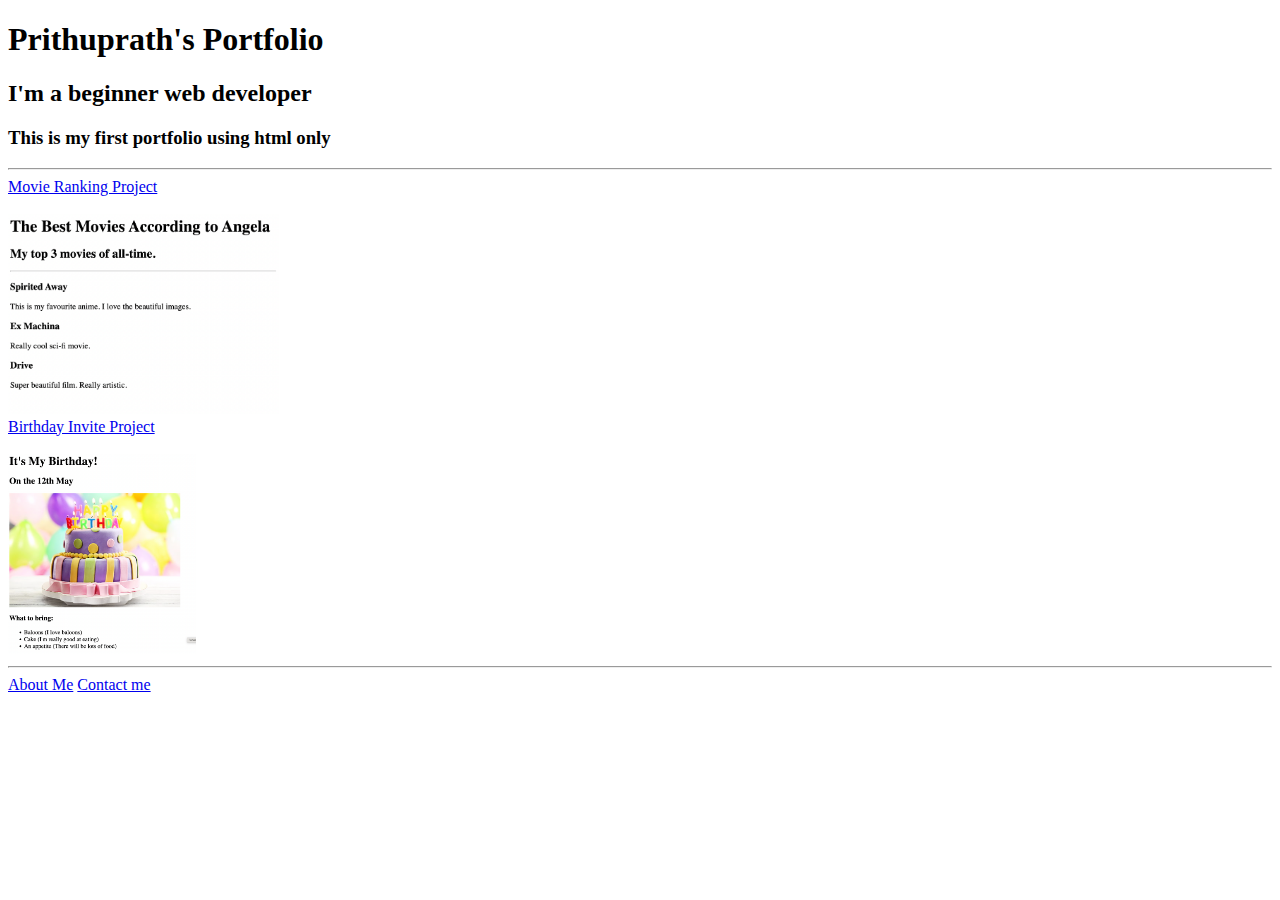
<file: index.html>
<!-- TODO 1: Create the HTML Boilerplate -->
<!DOCTYPE html>
<html lang ="en">
    <head>
        <meta charset="UTF-8">
        <title>My First Portfolio</title>
    </head>
    <body>
        <h1>Prithuprath's Portfolio</h1>
        <h2>I'm a beginner web developer</h2>
        <h3>This is my first portfolio using html only</h3>
        <hr/>
        <a href = "public/movie-ranking.html">Movie Ranking Project</a><br/><br/>
        <img src="./assets/images/movie-ranking.png" height="200"/><br/>
        <a href ="./public/birthday-invite.html">Birthday Invite Project</a><br/><br/>
        <img src="./assets/images/birthday-invite.png" height="200" />
        <hr/>
        <a href="./public/about.html">About Me</a>
        <a href="./public/contact.html">Contact me</a>


    </body>





</html>

<!-- TODO 2: Add Your previous projects' HTML into the public folder -->

<!-- TODO 3: Take screenshots of your project previews and add the images to the images folder -->

<!-- TODO 4: Add titles/subtitles etc. -->

<!-- TODO 5: Add a link to the project pages -->

<!-- TODO 6: Add images to show the project previews
HINT for TODO 6: You can use the height attribute set to 200 to make the image smaller:
https://developer.mozilla.org/en-US/docs/Web/HTML/Element/img#attr-height -->

<!-- TODO 7: Add the Contact Me and About Me page links -->
</file>
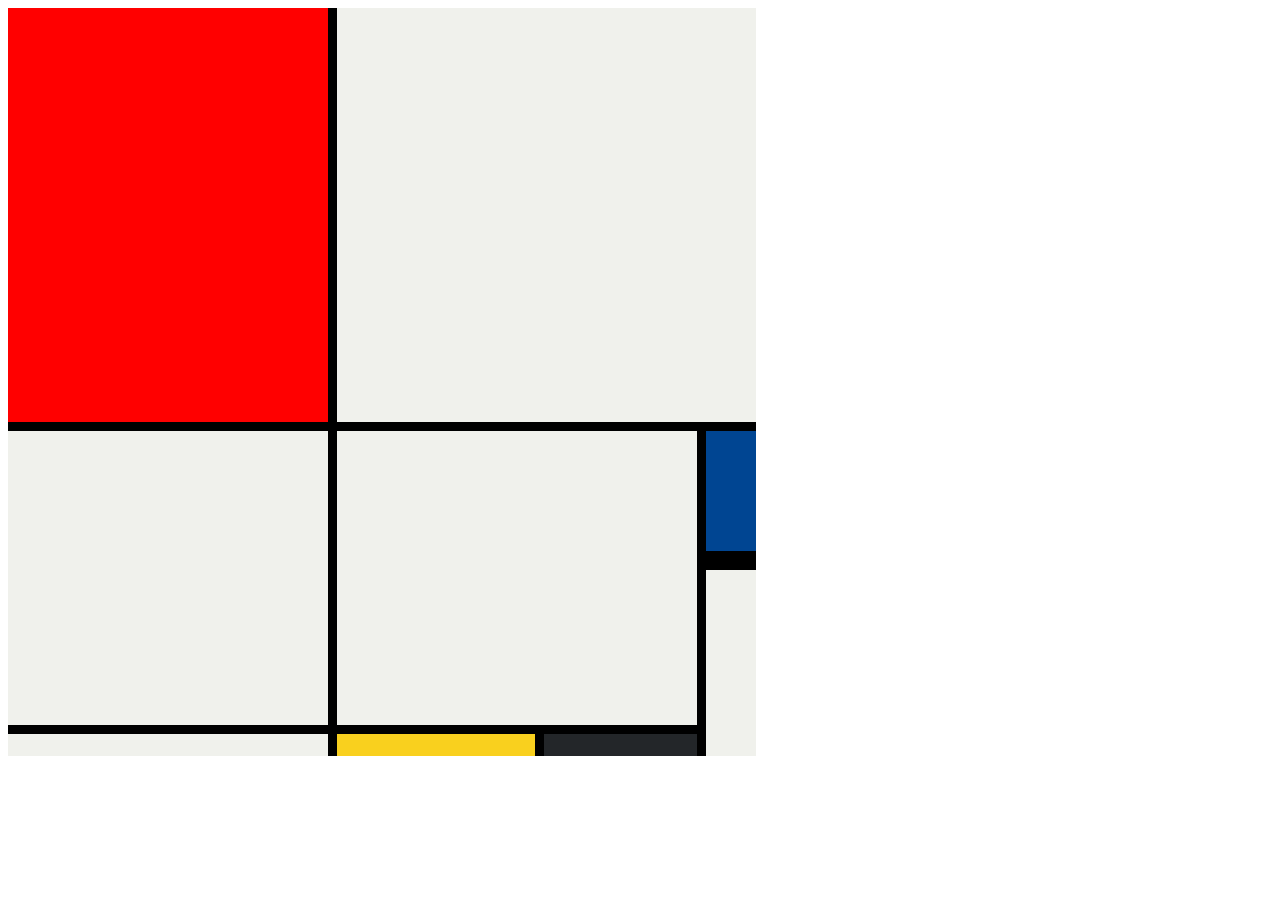
<file: 10.3 Mondrian Project/index.html>
<!DOCTYPE html>
<html lang="en">

<head>
  <meta charset="UTF-8">
  <meta name="viewport" content="width=device-width, initial-scale=1.0">
  <title>Mondrian Project</title>
  <style>
    /* 
    Write your CSS here 
    Gap Colour: #000
    White: #F0F1EC
    Red: #E72F24
    Black: #232629
    Blue: #004592
    Yellow: #F9D01E

    For dimensions, see dimensions.png image.
    HINT: Remember you can't change the properties of grid lines.
    But grid lines are transparent!
    */
    .painting
    {
      height:748px;
      width:748px;
      background-color: black;
      display:grid; 
      grid-template-columns: 320px 198px 153px 50px;
      grid-template-rows:414px 130px 155px 22px;
      gap:9px;
    }
    .red
    {
      background-color: red;
    }
    .white1
    {
      background-color: #F0F1EC;
      grid-column: span 3;
    }
    .white2
    {
      background-color: #F0F1EC;
      
      grid-row:span 2;
    }
    .blue
    {
      background-color: #004592;
      border-bottom: 10px solid ;
    }
    .white3
    {
      background-color: #F0F1EC;
      grid-column:span 2;
      grid-row:span 2;
    }
    .white4
    {
      background-color: #F0F1EC;
      grid-row:span 2;
    }
    .yellow
    {
      background-color: #F9D01E ;
    }
    .black
    {
      background-color:#232629 ;
    }
    .white5
    {
      background-color: #F0F1EC;
    }
  </style>
</head>

<body>
  <!-- Write your HTML here -->
  <div class="painting">
      <div class="red"></div>
      <div class="white1"></div>
      <div class="white2"></div>
      <div class="white3"></div>
      <div class="blue"></div>
      <div class="white4"></div>
      <div class="white5"></div>
      <div class="yellow"></div>
      <div class="black"></div>
  </div>
</body>

</html>
</file>
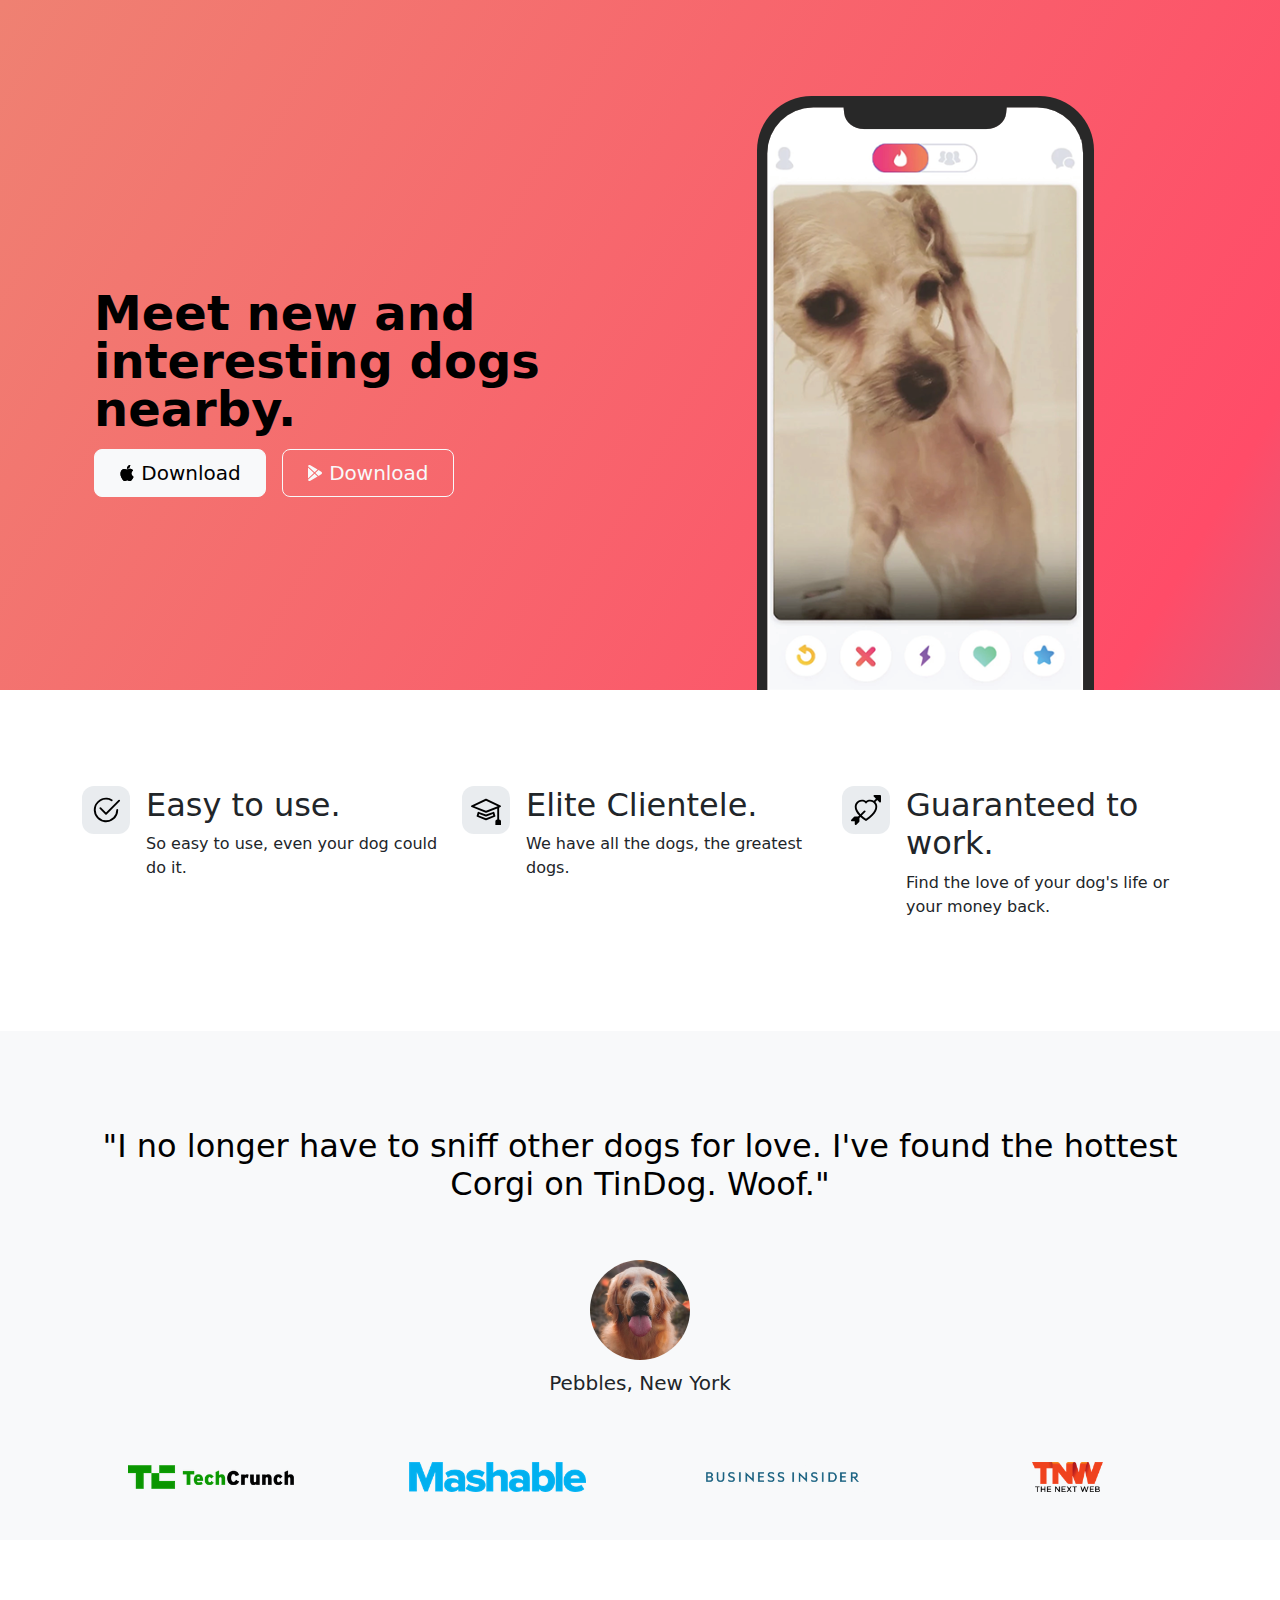
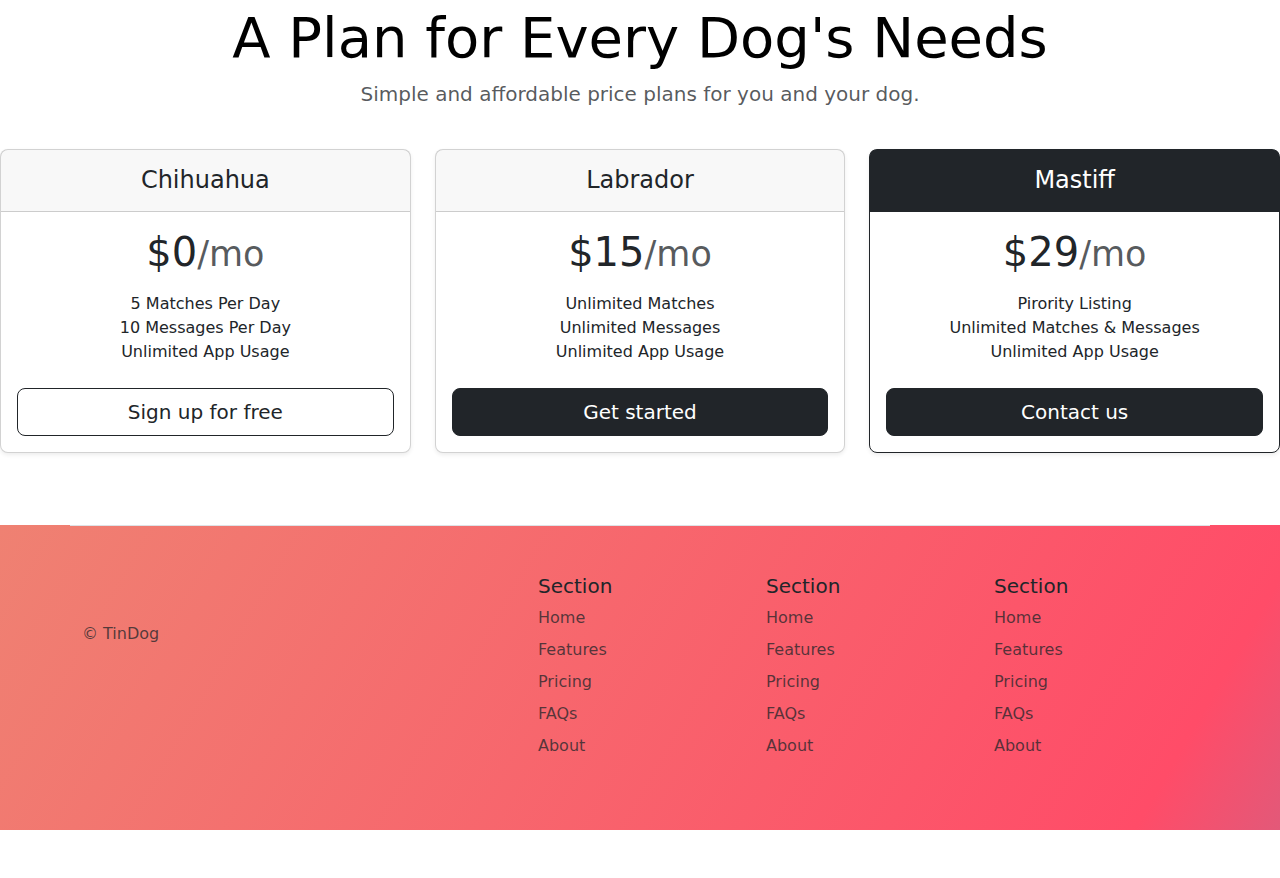
<file: 11.3 TinDog Project/index.html>
<!DOCTYPE html>
<html lang="en">

<head>
  <meta charset="UTF-8">
  <meta name="viewport" content="width=device-width, initial-scale=1.0">
  <title>TinDog</title>
  <link href="./css/style.css" rel="stylesheet"/>
  <link href="https://cdn.jsdelivr.net/npm/bootstrap@5.3.3/dist/css/bootstrap.min.css" rel="stylesheet" integrity="sha384-QWTKZyjpPEjISv5WaRU9OFeRpok6YctnYmDr5pNlyT2bRjXh0JMhjY6hW+ALEwIH" crossorigin="anonymous">
</head>

<body>

  <!-- Title -->
  <section id="title" class="gradient-background">
    
    <div class="container col-xxl-8 px-4 pt-5">
      <div class="row flex-lg-row-reverse align-items-center g-5 pt-5">
        <div class="col-10 col-sm-8 col-lg-6">
          <img src="./images/iphone.png" class="d-block mx-lg-auto img-fluid" alt="Bootstrap Themes" height="200" loading="lazy">
        </div>
        <div class="col-lg-6">
          <h1 class="display-5 fw-bold text-body-emphasis lh-1 mb-3">Meet new and interesting dogs nearby.</h1>

          <div class="d-grid gap-2 d-md-flex justify-content-md-start">
            <button type="button" class="btn btn-light btn-lg px-4 me-md-2"><svg xmlns="http://www.w3.org/2000/svg" width="16" height="16" fill="currentColor" class="bi bi-apple mb-1" viewBox="0 0 16 16">
                <path d="M11.182.008C11.148-.03 9.923.023 8.857 1.18c-1.066 1.156-.902 2.482-.878 2.516.024.034 1.52.087 2.475-1.258.955-1.345.762-2.391.728-2.43Zm3.314 11.733c-.048-.096-2.325-1.234-2.113-3.422.212-2.189 1.675-2.789 1.698-2.854.023-.065-.597-.79-1.254-1.157a3.692 3.692 0 0 0-1.563-.434c-.108-.003-.483-.095-1.254.116-.508.139-1.653.589-1.968.607-.316.018-1.256-.522-2.267-.665-.647-.125-1.333.131-1.824.328-.49.196-1.422.754-2.074 2.237-.652 1.482-.311 3.83-.067 4.56.244.729.625 1.924 1.273 2.796.576.984 1.34 1.667 1.659 1.899.319.232 1.219.386 1.843.067.502-.308 1.408-.485 1.766-.472.357.013 1.061.154 1.782.539.571.197 1.111.115 1.652-.105.541-.221 1.324-1.059 2.238-2.758.347-.79.505-1.217.473-1.282Z"></path>
                <path d="M11.182.008C11.148-.03 9.923.023 8.857 1.18c-1.066 1.156-.902 2.482-.878 2.516.024.034 1.52.087 2.475-1.258.955-1.345.762-2.391.728-2.43Zm3.314 11.733c-.048-.096-2.325-1.234-2.113-3.422.212-2.189 1.675-2.789 1.698-2.854.023-.065-.597-.79-1.254-1.157a3.692 3.692 0 0 0-1.563-.434c-.108-.003-.483-.095-1.254.116-.508.139-1.653.589-1.968.607-.316.018-1.256-.522-2.267-.665-.647-.125-1.333.131-1.824.328-.49.196-1.422.754-2.074 2.237-.652 1.482-.311 3.83-.067 4.56.244.729.625 1.924 1.273 2.796.576.984 1.34 1.667 1.659 1.899.319.232 1.219.386 1.843.067.502-.308 1.408-.485 1.766-.472.357.013 1.061.154 1.782.539.571.197 1.111.115 1.652-.105.541-.221 1.324-1.059 2.238-2.758.347-.79.505-1.217.473-1.282Z"></path>
              </svg> Download</button>
            <button type="button" class="btn btn-outline-light btn-lg px-4"><svg xmlns="http://www.w3.org/2000/svg" width="16" height="16" fill="currentColor" class="bi bi-google-play mb-1" viewBox="0 0 16 16">
                <path d="M14.222 9.374c1.037-.61 1.037-2.137 0-2.748L11.528 5.04 8.32 8l3.207 2.96 2.694-1.586Zm-3.595 2.116L7.583 8.68 1.03 14.73c.201 1.029 1.36 1.61 2.303 1.055l7.294-4.295ZM1 13.396V2.603L6.846 8 1 13.396ZM1.03 1.27l6.553 6.05 3.044-2.81L3.333.215C2.39-.341 1.231.24 1.03 1.27Z"></path>
              </svg> Download</button>
          </div>
        </div>
      </div>
    </div>
  </section>
  <!-- Features -->
  <section id="features">
    <div class="container mt-5">
      <div class="row g-4 py-5 row-cols-1 row-cols-lg-3">
        <div class="col d-flex align-items-start">
          <div class="icon-square text-body-emphasis bg-body-secondary d-inline-flex align-items-center justify-content-center fs-4 flex-shrink-0 me-3">
            <svg xmlns="http://www.w3.org/2000/svg" height="30" fill="currentColor" class="bi bi-check2-circle" viewBox="0 0 16 16">
              <path d="M2.5 8a5.5 5.5 0 0 1 8.25-4.764.5.5 0 0 0 .5-.866A6.5 6.5 0 1 0 14.5 8a.5.5 0 0 0-1 0 5.5 5.5 0 1 1-11 0z"></path>
              <path d="M15.354 3.354a.5.5 0 0 0-.708-.708L8 9.293 5.354 6.646a.5.5 0 1 0-.708.708l3 3a.5.5 0 0 0 .708 0l7-7z"></path>
            </svg>
          </div>
          <div>
            <h3 class="fs-2">Easy to use.</h3>
            <p>So easy to use, even your dog could do it.</p>

          </div>
        </div>
        <div class="col d-flex align-items-start">
          <div class="icon-square text-body-emphasis bg-body-secondary d-inline-flex align-items-center justify-content-center fs-4 flex-shrink-0 me-3">
            <svg xmlns="http://www.w3.org/2000/svg" height="30" fill="currentColor" class="bi bi-mortarboard" viewBox="0 0 16 16">
              <path d="M8.211 2.047a.5.5 0 0 0-.422 0l-7.5 3.5a.5.5 0 0 0 .025.917l7.5 3a.5.5 0 0 0 .372 0L14 7.14V13a1 1 0 0 0-1 1v2h3v-2a1 1 0 0 0-1-1V6.739l.686-.275a.5.5 0 0 0 .025-.917l-7.5-3.5ZM8 8.46 1.758 5.965 8 3.052l6.242 2.913L8 8.46Z"></path>
              <path d="M4.176 9.032a.5.5 0 0 0-.656.327l-.5 1.7a.5.5 0 0 0 .294.605l4.5 1.8a.5.5 0 0 0 .372 0l4.5-1.8a.5.5 0 0 0 .294-.605l-.5-1.7a.5.5 0 0 0-.656-.327L8 10.466 4.176 9.032Zm-.068 1.873.22-.748 3.496 1.311a.5.5 0 0 0 .352 0l3.496-1.311.22.748L8 12.46l-3.892-1.556Z"></path>
            </svg>
          </div>
          <div>
            <h3 class="fs-2">Elite Clientele.</h3>
            <p>We have all the dogs, the greatest dogs.</p>

          </div>
        </div>
        <div class="col d-flex align-items-start">
          <div class="icon-square text-body-emphasis bg-body-secondary d-inline-flex align-items-center justify-content-center fs-4 flex-shrink-0 me-3">
            <svg xmlns="http://www.w3.org/2000/svg" height="30" fill="currentColor" class="bi bi-arrow-through-heart" viewBox="0 0 16 16">
              <path fill-rule="evenodd" d="M2.854 15.854A.5.5 0 0 1 2 15.5V14H.5a.5.5 0 0 1-.354-.854l1.5-1.5A.5.5 0 0 1 2 11.5h1.793l.53-.53c-.771-.802-1.328-1.58-1.704-2.32-.798-1.575-.775-2.996-.213-4.092C3.426 2.565 6.18 1.809 8 3.233c1.25-.98 2.944-.928 4.212-.152L13.292 2 12.147.854A.5.5 0 0 1 12.5 0h3a.5.5 0 0 1 .5.5v3a.5.5 0 0 1-.854.354L14 2.707l-1.006 1.006c.236.248.44.531.6.845.562 1.096.585 2.517-.213 4.092-.793 1.563-2.395 3.288-5.105 5.08L8 13.912l-.276-.182a21.86 21.86 0 0 1-2.685-2.062l-.539.54V14a.5.5 0 0 1-.146.354l-1.5 1.5Zm2.893-4.894A20.419 20.419 0 0 0 8 12.71c2.456-1.666 3.827-3.207 4.489-4.512.679-1.34.607-2.42.215-3.185-.817-1.595-3.087-2.054-4.346-.761L8 4.62l-.358-.368c-1.259-1.293-3.53-.834-4.346.761-.392.766-.464 1.845.215 3.185.323.636.815 1.33 1.519 2.065l1.866-1.867a.5.5 0 1 1 .708.708L5.747 10.96Z"></path>
            </svg>
          </div>
          <div>
            <h3 class="fs-2">Guaranteed to work.</h3>
            <p>Find the love of your dog's life or your money back.</p>

          </div>
        </div>
      </div>
    </div>

  </section>
  <!-- Testimonial -->
  <section id="testimonial">
    <section id="testimonial">
      <div class="my-5">
        <div class="p-5 text-center bg-body-tertiary">
          <div class="container py-5">
            <h2 class="text-body-emphasis">"I no longer have to sniff other dogs for love. I've found the hottest Corgi on
              TinDog. Woof."</h2>
            <img class="profile-img mt-5" src="./images/dog-img.jpg" alt="dog image">
            <p class="col-lg-8 mx-auto lead mt-2">
              Pebbles, New York
            </p>
          </div>
  
          <div class="container">
            <div class="row">
              <div class="col-lg-3 col-sm-12">
                <img src="./images/techcrunch.png" alt="techcrunch" height="30">
              </div>
              <div class="col-lg-3 col-sm-12">
                <img src="./images/mashable.png" alt="mashable" height="30">
              </div>
              <div class="col-lg-3 col-sm-12">
                <img src="./images/bizinsider.png" alt="bizinsider" height="30">
              </div>
              <div class="col-lg-3 col-sm-12">
                <img src="./images/tnw.png" alt="tnw" height="30">
              </div>
            </div>
          </div>
        </div>
      </div>
    </section>
  </section>
  <!-- Pricing -->
  <section id="pricing">
    <div class="pricing-header p-3 pb-md-4 mx-auto text-center">
      <h1 class="display-4 fw-normal text-body-emphasis">A Plan for Every Dog's Needs</h1>
    
      <p class="fs-5 text-body-secondary">Simple and affordable price plans for you and your dog.</p>
    </div>
    <div class="row row-cols-1 row-cols-md-3 mb-3 text-center">
      <div class="col">
        <div class="card mb-4 rounded-3 shadow-sm">
          <div class="card-header py-3">
            <h4 class="my-0 fw-normal">Chihuahua</h4>
          </div>
          <div class="card-body">
            <h1 class="card-title pricing-card-title">$0<small class="text-body-secondary fw-light">/mo</small></h1>
            <ul class="list-unstyled mt-3 mb-4">
              <li>5 Matches Per Day</li>
              <li>10 Messages Per Day</li>
              <li>Unlimited App Usage</li>
            </ul>
            <button type="button" class="w-100 btn btn-lg btn-outline-dark">Sign up for free</button>
          </div>
        </div>
      </div>
      <div class="col">
        <div class="card mb-4 rounded-3 shadow-sm">
          <div class="card-header py-3">
            <h4 class="my-0 fw-normal">Labrador</h4>
          </div>
          <div class="card-body">
            <h1 class="card-title pricing-card-title">$15<small class="text-body-secondary fw-light">/mo</small></h1>
            <ul class="list-unstyled mt-3 mb-4">
              <li>Unlimited Matches</li>
              <li>Unlimited Messages</li>
              <li>Unlimited App Usage</li>
            </ul>
            <button type="button" class="w-100 btn btn-lg btn-dark">Get started</button>
          </div>
        </div>
      </div>
      <div class="col">
        <div class="card mb-4 rounded-3 shadow-sm border-dark">
          <div class="card-header py-3 text-bg-dark border-dark">
            <h4 class="my-0 fw-normal">Mastiff</h4>
          </div>
          <div class="card-body">
            <h1 class="card-title pricing-card-title">$29<small class="text-body-secondary fw-light">/mo</small></h1>
            <ul class="list-unstyled mt-3 mb-4">
              <li>Pirority Listing</li>
              <li>Unlimited Matches &amp; Messages</li>
              <li>Unlimited App Usage</li>
            </ul>
            <button type="button" class="w-100 btn btn-lg btn-dark">Contact us</button>
          </div>
        </div>
      </div>
    </div>
    
  </section>
  <!-- Footer -->

  <section id="footer" class="gradient-background">
    <div class="container">
      <footer class="row row-cols-1 row-cols-sm-2 row-cols-md-5 py-5 my-5 border-top">
        <div class="col mb-3">
          <a href="/" class="d-flex align-items-center mb-3 link-body-emphasis text-decoration-none">
            <svg class="bi me-2" width="40" height="32"><use xlink:href="#bootstrap"></use></svg>
          </a>
          <p class="text-body-secondary">© TinDog</p>
        </div>
    
        <div class="col mb-3">
    
        </div>
    
        <div class="col mb-3">
          <h5>Section</h5>
          <ul class="nav flex-column">
            <li class="nav-item mb-2"><a href="#" class="nav-link p-0 text-body-secondary">Home</a></li>
            <li class="nav-item mb-2"><a href="#" class="nav-link p-0 text-body-secondary">Features</a></li>
            <li class="nav-item mb-2"><a href="#" class="nav-link p-0 text-body-secondary">Pricing</a></li>
            <li class="nav-item mb-2"><a href="#" class="nav-link p-0 text-body-secondary">FAQs</a></li>
            <li class="nav-item mb-2"><a href="#" class="nav-link p-0 text-body-secondary">About</a></li>
          </ul>
        </div>
    
        <div class="col mb-3">
          <h5>Section</h5>
          <ul class="nav flex-column">
            <li class="nav-item mb-2"><a href="#" class="nav-link p-0 text-body-secondary">Home</a></li>
            <li class="nav-item mb-2"><a href="#" class="nav-link p-0 text-body-secondary">Features</a></li>
            <li class="nav-item mb-2"><a href="#" class="nav-link p-0 text-body-secondary">Pricing</a></li>
            <li class="nav-item mb-2"><a href="#" class="nav-link p-0 text-body-secondary">FAQs</a></li>
            <li class="nav-item mb-2"><a href="#" class="nav-link p-0 text-body-secondary">About</a></li>
          </ul>
        </div>
    
        <div class="col mb-3">
          <h5>Section</h5>
          <ul class="nav flex-column">
            <li class="nav-item mb-2"><a href="#" class="nav-link p-0 text-body-secondary">Home</a></li>
            <li class="nav-item mb-2"><a href="#" class="nav-link p-0 text-body-secondary">Features</a></li>
            <li class="nav-item mb-2"><a href="#" class="nav-link p-0 text-body-secondary">Pricing</a></li>
            <li class="nav-item mb-2"><a href="#" class="nav-link p-0 text-body-secondary">FAQs</a></li>
            <li class="nav-item mb-2"><a href="#" class="nav-link p-0 text-body-secondary">About</a></li>
          </ul>
        </div>
      </footer>
    </div>
    </div>
  </section>
</body>

</html>
</file>
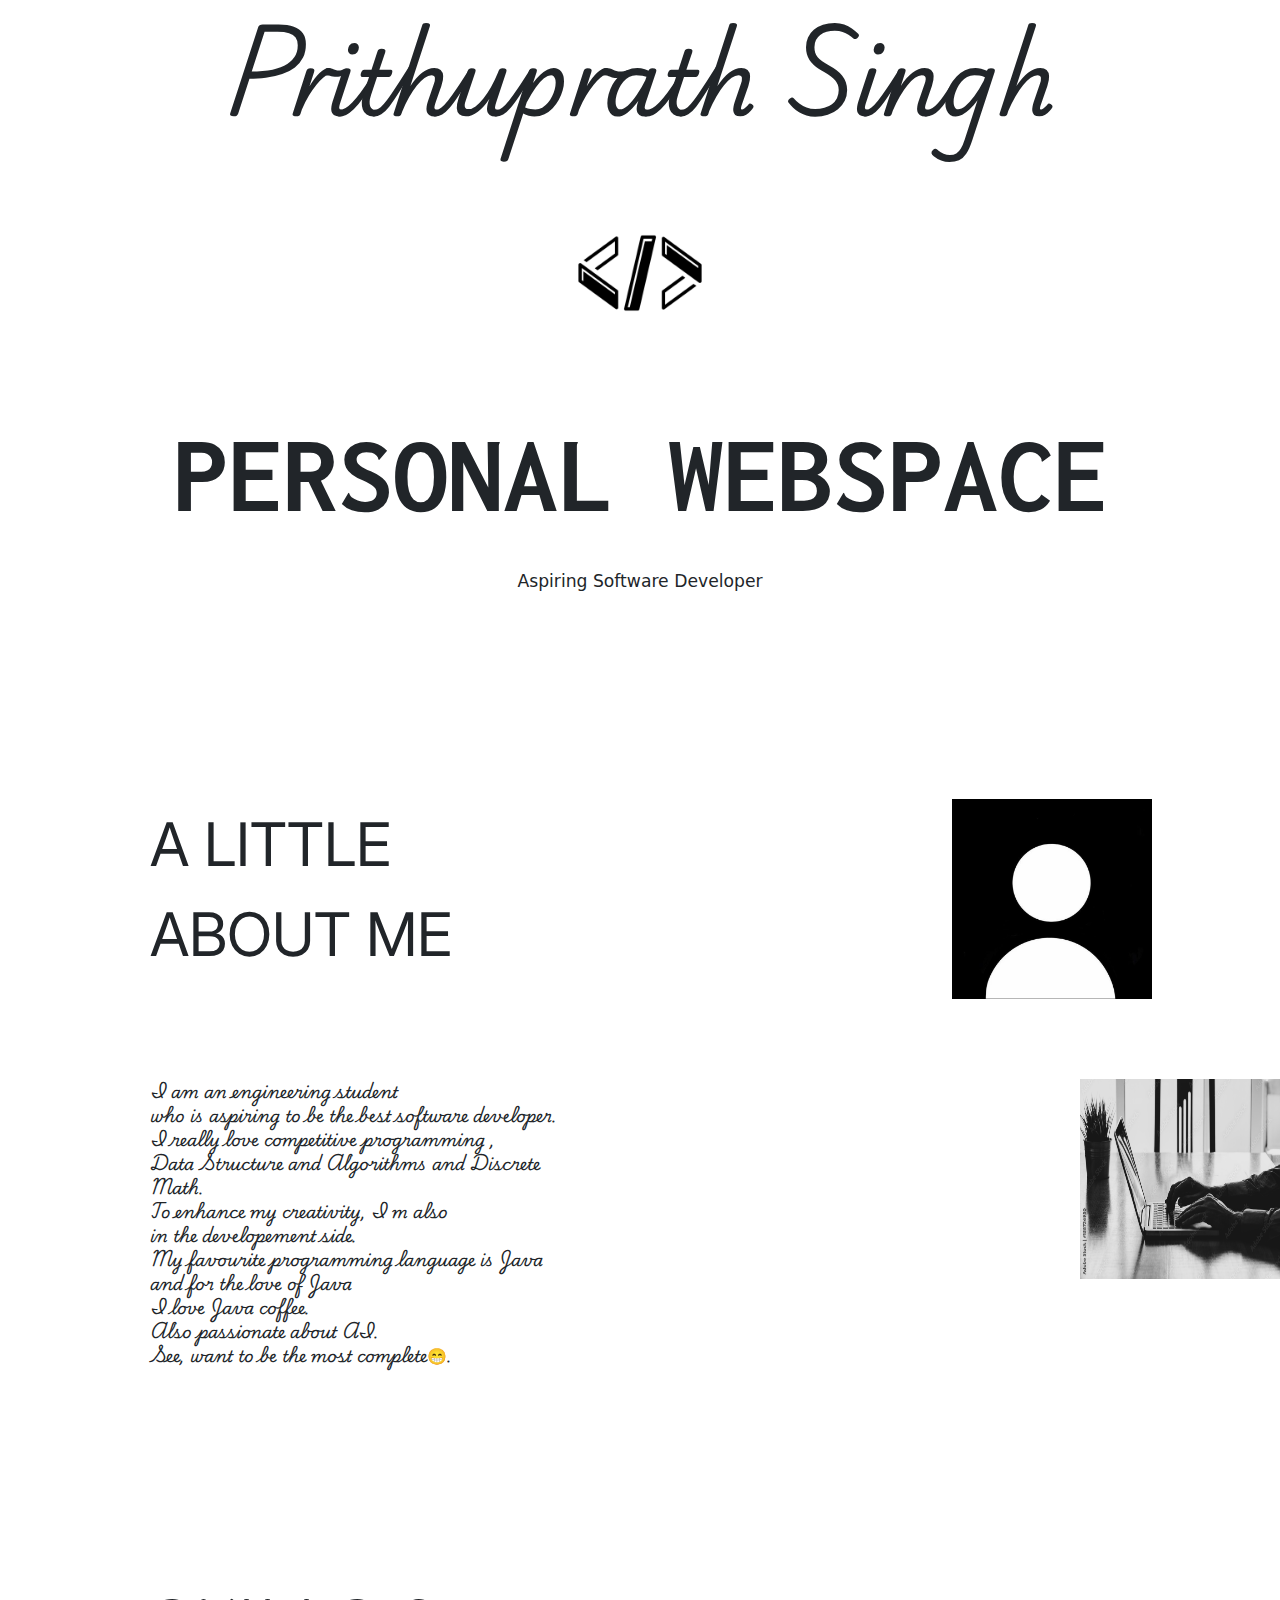
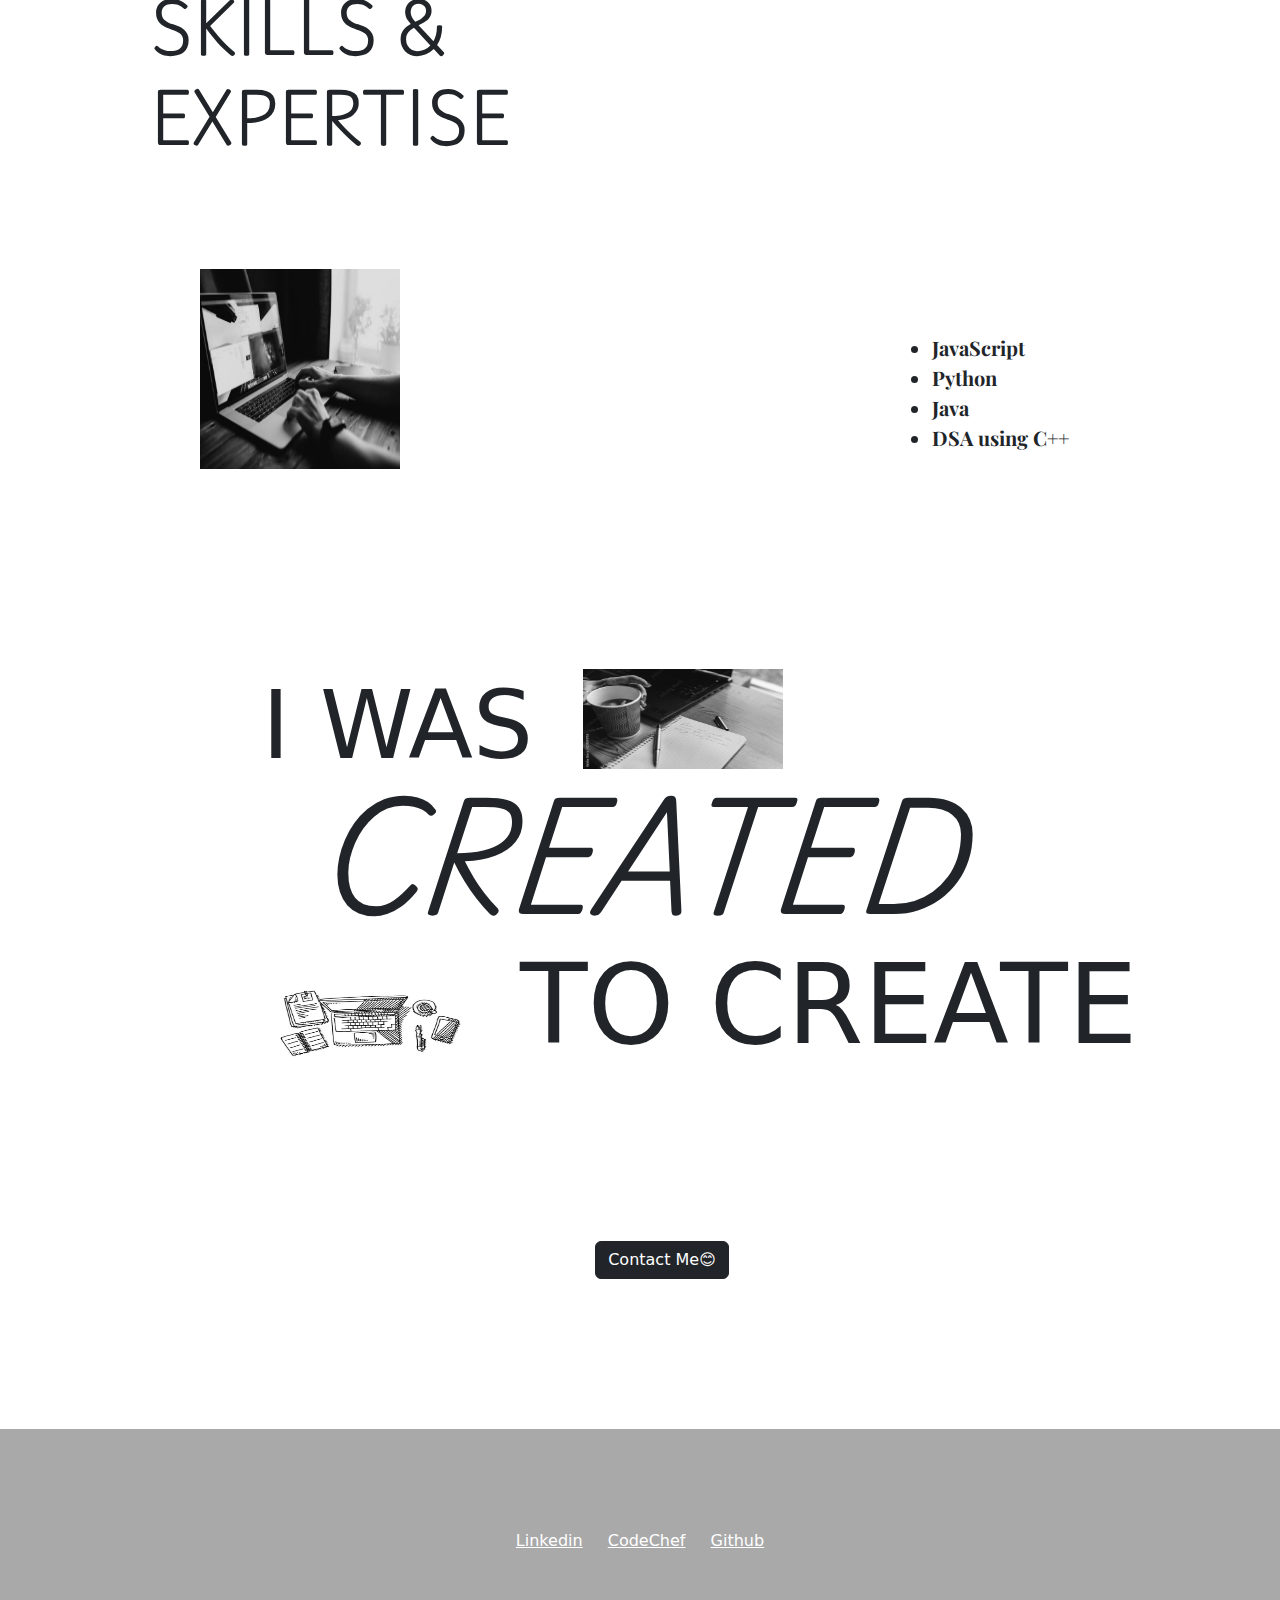
<file: PersonalWebsite/index.html>
<!DOCTYPE html>
<html lang="en">
<head>
    <meta charset="UTF-8">
    <meta name="viewport" content="width=device-width, initial-scale=1.0">
    <title>Document</title>
    <link rel="stylesheet" href="style.css"/>
    <link rel="preconnect" href="https://fonts.googleapis.com">
  <link rel="preconnect" href="https://fonts.gstatic.com" crossorigin>
  <link href="https://fonts.googleapis.com/css2?family=Mukta:wght@200;300;400;500;600;700;800&family=Playwrite+NZ:wght@100..400&display=swap" rel="stylesheet">
  <link rel="preconnect" href="https://fonts.googleapis.com">
  <link rel="preconnect" href="https://fonts.gstatic.com" crossorigin>
  <link href="https://fonts.googleapis.com/css2?family=Inconsolata:wght@200..900&family=Mukta:wght@200;300;400;500;600;700;800&family=Playwrite+NZ:wght@100..400&display=swap" rel="stylesheet">
    <link href="https://cdn.jsdelivr.net/npm/bootstrap@5.3.3/dist/css/bootstrap.min.css" rel="stylesheet" integrity="sha384-QWTKZyjpPEjISv5WaRU9OFeRpok6YctnYmDr5pNlyT2bRjXh0JMhjY6hW+ALEwIH" crossorigin="anonymous">
    <link rel="preconnect" href="https://fonts.googleapis.com">
<link rel="preconnect" href="https://fonts.gstatic.com" crossorigin>
<link href="https://fonts.googleapis.com/css2?family=Playwrite+US+Trad:wght@100..400&display=swap" rel="stylesheet">
<link rel="preconnect" href="https://fonts.googleapis.com">
<link rel="preconnect" href="https://fonts.gstatic.com" crossorigin>
<link href="https://fonts.googleapis.com/css2?family=Inter:wght@100..900&family=Playwrite+US+Trad:wght@100..400&display=swap" rel="stylesheet">
<link rel="preconnect" href="https://fonts.googleapis.com">
<link rel="preconnect" href="https://fonts.gstatic.com" crossorigin>
<link href="https://fonts.googleapis.com/css2?family=Inter:wght@100..900&family=Playwrite+DE+Grund:wght@100..400&family=Playwrite+US+Trad:wght@100..400&display=swap" rel="stylesheet">
<link rel="preconnect" href="https://fonts.googleapis.com">
<link rel="preconnect" href="https://fonts.gstatic.com" crossorigin>
<link href="https://fonts.googleapis.com/css2?family=Inter:wght@100..900&family=Playfair+Display:ital,wght@0,400..900;1,400..900&family=Playwrite+DE+Grund:wght@100..400&family=Playwrite+US+Trad:wght@100..400&display=swap" rel="stylesheet">
<link rel="preconnect" href="https://fonts.googleapis.com">
<link rel="preconnect" href="https://fonts.gstatic.com" crossorigin>
<link href="https://fonts.googleapis.com/css2?family=Playwrite+AU+TAS:wght@100..400&display=swap" rel="stylesheet">
</head>
<body>
    <div class="top-container">
      <div class="top1"><h1 class="Name">Prithuprath Singh</h1></div>
        <div class ="image"><img src="./htmlicon.jpg" id="image0"/> </div>
        <div class="top2"><h2 class="Project-name">PERSONAL WEBSPACE</h2></div>
        <div class="top3"><h3 class="Me">Aspiring Software Developer</h3></div>
    </div>
    <div class="middle-container">
      <div class="t">
      <div class="middle1">
        <p>A LITTLE</br>
          ABOUT ME</p>
      </div>
      <div class="middle2">
        <img src="./nodp.jpg" id="image1"/>
      </div>
    </div>
    <div class ="p">
      <div class = "middle3">
        <p>I am an engineering student</br>
        who is aspiring to be the best software developer.</br>
        I really love competitive programming ,</br>
        Data Structure and Algorithms and Discrete Math.</br>
        To enhance my creativity, I m also</br>
        in the developement side.</br>
        My favourite programming language is Java</br>
        and for the love of Java</br>
        I love Java coffee.</br>
        Also passionate about AI.</br>
        See, want to be the most complete😁.</p>
      </div>
      <div class="middle4">
        <img src="./workplace.jpg" id = "image2"/>
      </div>
    </div>
    </div>
    <div class="bottom-container">
      <div class="bottom1">
        <p>SKILLS &</br>
        EXPERTISE</p>
      </div>
      <div class="bottom2">
        <div class="b2">
          <img src="./workplace2.jpg" id="image3"/>
        </div>
        <div class="b1">
        <ul class="list">
          <li>JavaScript</li>
          <li>Python</li>
          <li>Java</li>
        <li>DSA using C++</li>
        </ul>

        </div>

      </div>
    </div>
    <div class="bottomost-container">
      <div class="punch1">
        <h1 class="bh1">I WAS</h1>
        <div class="box1">
          <img src="./workplace3.jpg" id = "image4"/>
        </div>
      </div>
      <div class="punch2">
        <h1 class="bh2">CREATED</h1>
      </div>
      <div class="punch3">
        <div class="box2">
          <img src="./workplace4.jpg" id="image5"/>
        </div>
        <h1 class ="bh3">TO CREATE</h1>
      </div>
      <div class="button">
        <a class="btn btn-dark" href="mailto:prithuprath04@gmail.com">Contact Me😊</a>
      </div>

    </div>

  <footer class="foot">
    <div class="f1">
<a href="https://www.linkedin.com/in/prithuprath-singh-a10ba2278/" class="linkedin">Linkedin</a>
<a href="https://www.codechef.com/users/prithuprath04" class="codechef">CodeChef</a>
<a href="https://github.com/" class="github">Github</a>
</div>
  </footer>
  <script src="https://ajax.googleapis.com/ajax/libs/jquery/3.7.1/jquery.min.js"></script>
  <script src="index.js" charset="utf-8"></script>
</body>

</html>
</file>
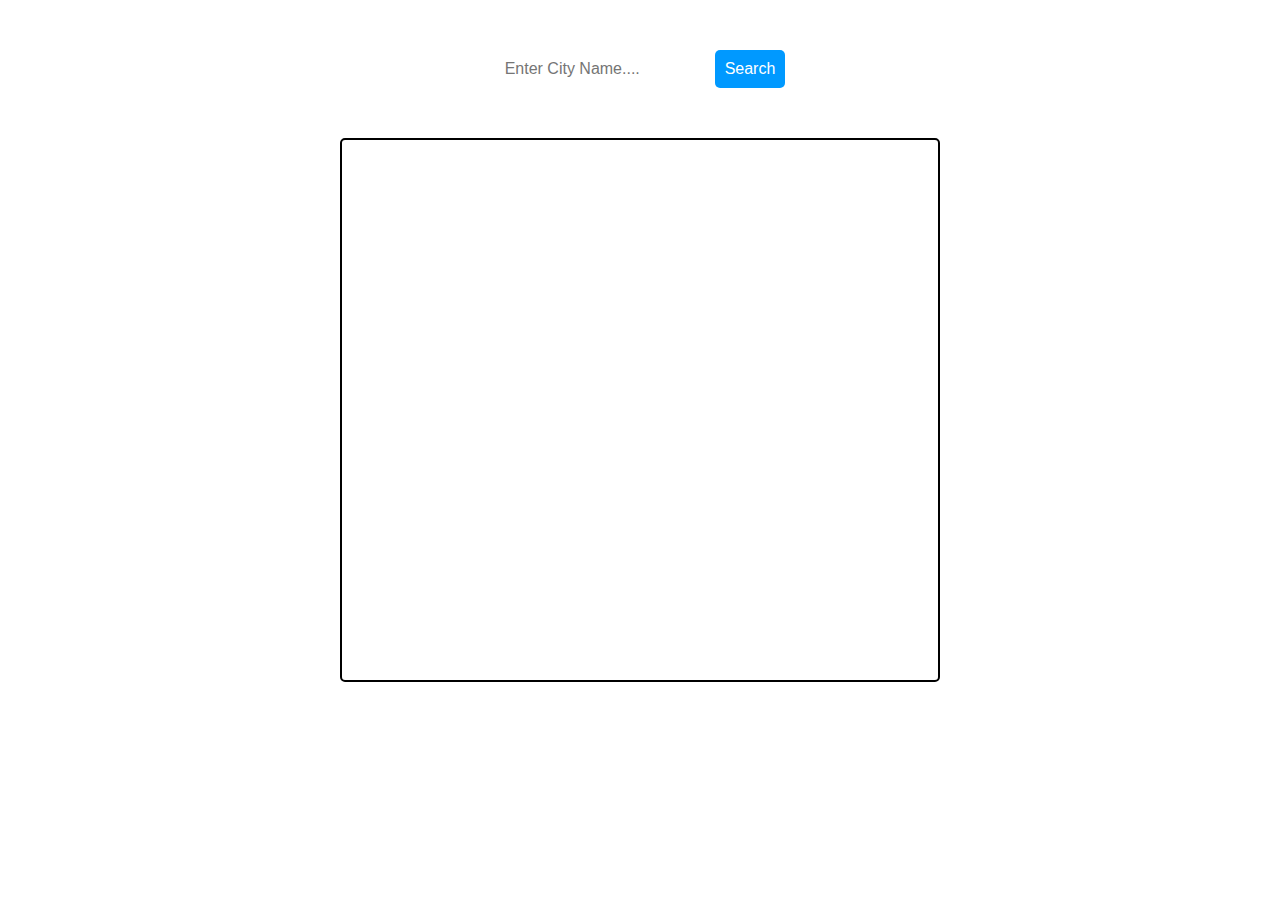
<file: Weather App/index.html>
<!DOCTYPE html>
<html lang="en">
<head>
    <meta charset="UTF-8">
    <meta name="viewport" content="width=device-width, initial-scale=1.0">
    <title>Weather App</title>
    <link rel="stylesheet" href="style.css">
</head>
<body>
    <div class="container">
        <div class="input">
            <input type="text" placeholder="Enter City Name...."/>
            <button id="btn">Search</button>
        </div>
        <div class="weather-box">
            <div class="icon"></div>
            <div class="weather"></div>
            <div class="temperature"></div>
            <div class="description"></div>
        </div>
    </div>

    <script src="script.js"></script>
</body>
</html>
</file>
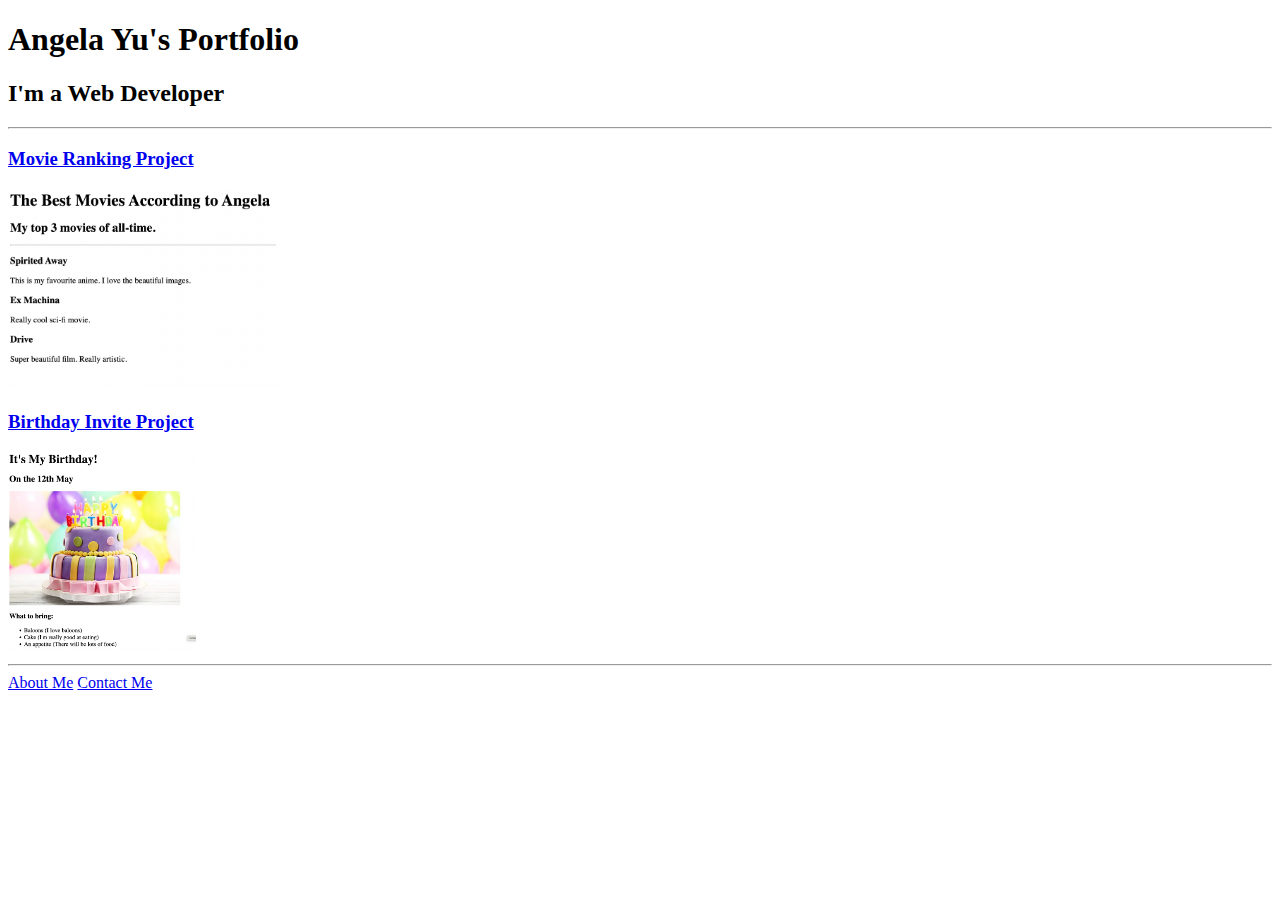
<file: solution.html>
<!DOCTYPE html>
<html lang="en">

<head>
  <meta charset="UTF-8">
  <title>Angela's Portfolio</title>
</head>

<body>
  <h1>Angela Yu's Portfolio</h1>
  <h2>I'm a Web Developer</h2>
  <hr />
  <h3><a href="./public/movie-ranking.html">Movie Ranking Project</a></h3>
  <img src="./assets/images/movie-ranking.png" height="200" alt="movie ranking project preview"/>
  <h3><a href="./public/birthday-invite.html">Birthday Invite Project</a></h3>
  <img src="./assets/images/birthday-invite.png" height="200" alt="birthday invite project preview"/>
  <hr />
  <a href="./public/about.html">About Me</a>
  <a href="./public/contact.html">Contact Me</a>
</body>

</html>
</file>
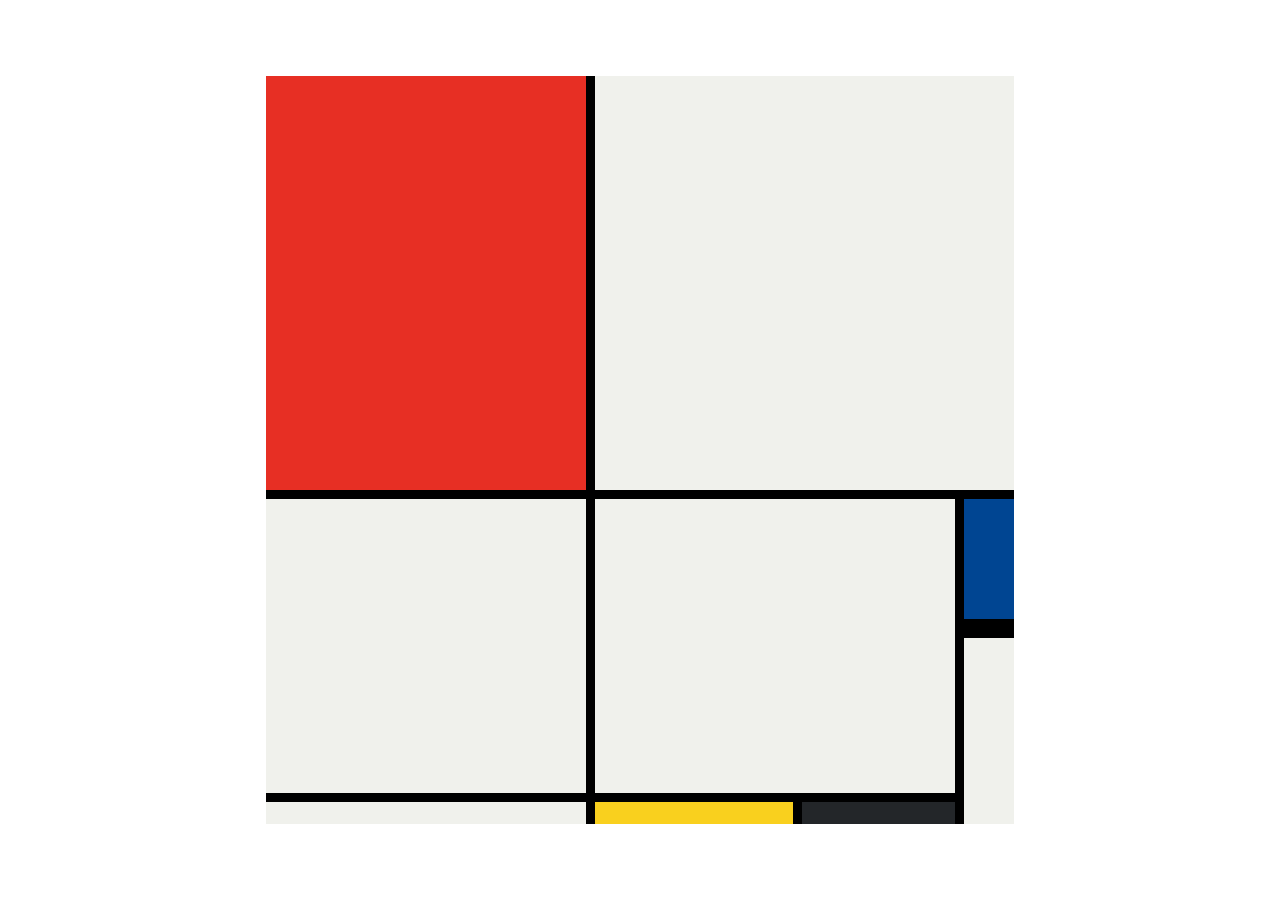
<file: 10.3 Mondrian Project/solution.html>
<!DOCTYPE html>
<html lang="en">

<head>
  <meta charset="UTF-8">
  <meta name="viewport" content="width=device-width, initial-scale=1.0">
  <title>Mondrian Project</title>
  <style>
    /* 
    Write your CSS here 
    Line Colour: #000
    White: #F0F1EC
    Red: #E72F24
    Black: #232629
    Blue: #004592
    Yellow: #F9D01E
    */
    body {
      display: flex;
      justify-content: center;
      align-items: center;
      height: 100vh;
      margin: 0;
      padding: 0;
    }

    .container {
      height: 748px;
      width: 748px;
      display: grid;
      background-color: #000;
      grid-template-columns: 320px 198px 153px 50px;
      grid-template-rows: 414px 130px 155px 22px;
      gap: 9px;
    }

    .item {
      background-color: #F0F1EC;
    }

    .red {
      background-color: #E72F24;
    }

    .white1 {
      grid-column: span 3;
    }

    .white2 {
      grid-row: span 2;
    }

    .white3 {
      grid-area: 2 / 2 / 4 /4
    }

    .blue {
      background-color: #004592;
      border-bottom: 10px solid #000;
    }

    .white4 {
      grid-row: span 2;
    }

    .yellow {
      background-color: #F9D01E;
    }

    .black {
      background-color: #232629;
    }
  </style>
</head>

<body>
  <!-- Write your HTML here -->

  <div class="container">
    <div class="item red"></div>
    <div class="item white1"></div>
    <div class="item white2"></div>
    <div class="item white3"></div>

    <div class="item blue"></div>
    <div class="item white4"></div>

    <div class="item"></div>
    <div class="item yellow"></div>
    <div class="item black"></div>
  </div>
</body>

</html>
</file>
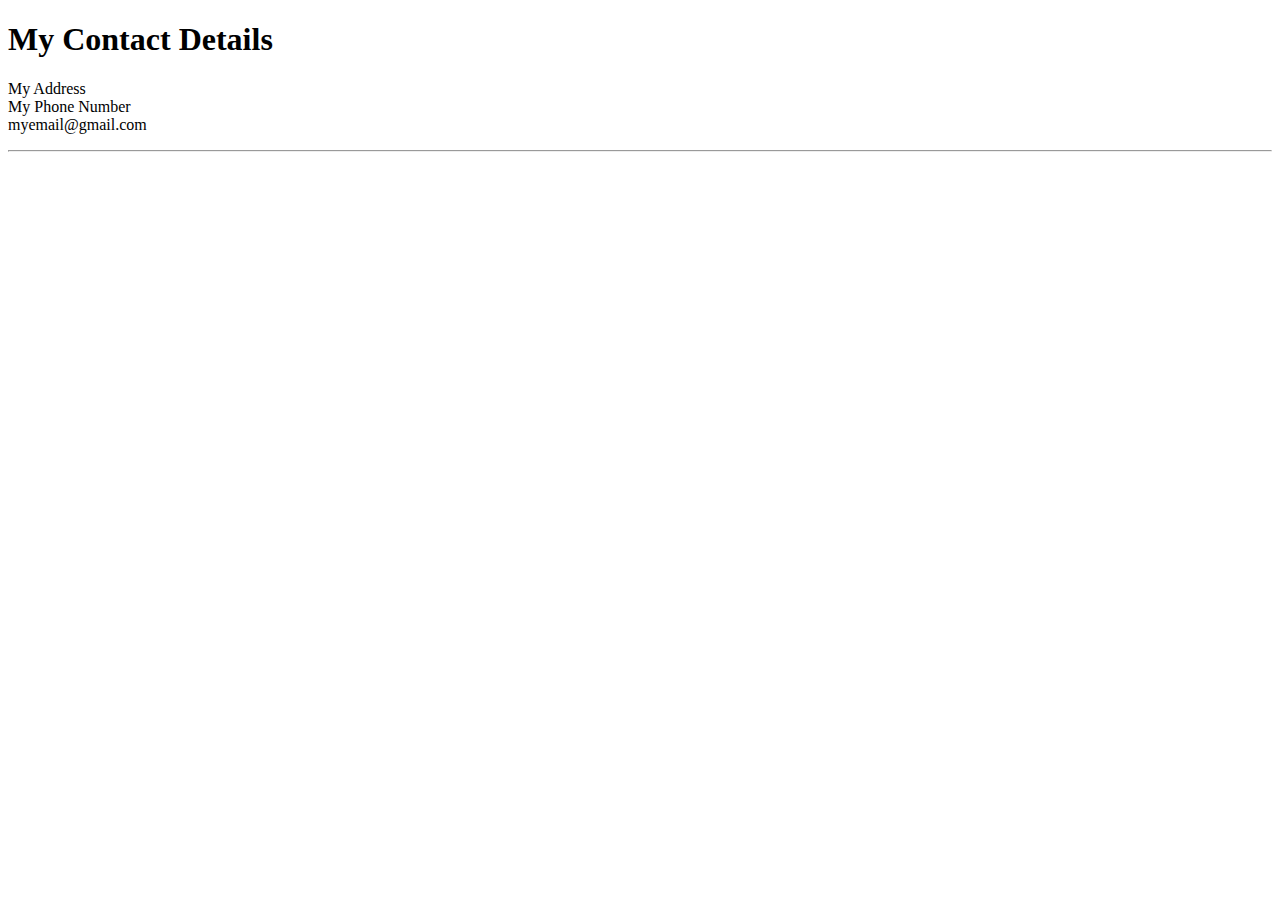
<file: Basic Capstone Project/contact.html>
<!DOCTYPE html> 
<html>
    <head>
        <meta charset="UTF-8">
        <title>Contact</title>

    </head>
    <body>
        <h1>My Contact Details</h1>
        <p>
            My Address <br/>
            My Phone Number<br/>
            myemail@gmail.com<br/>
        </p><hr/>
    </body>
</html>
</file>
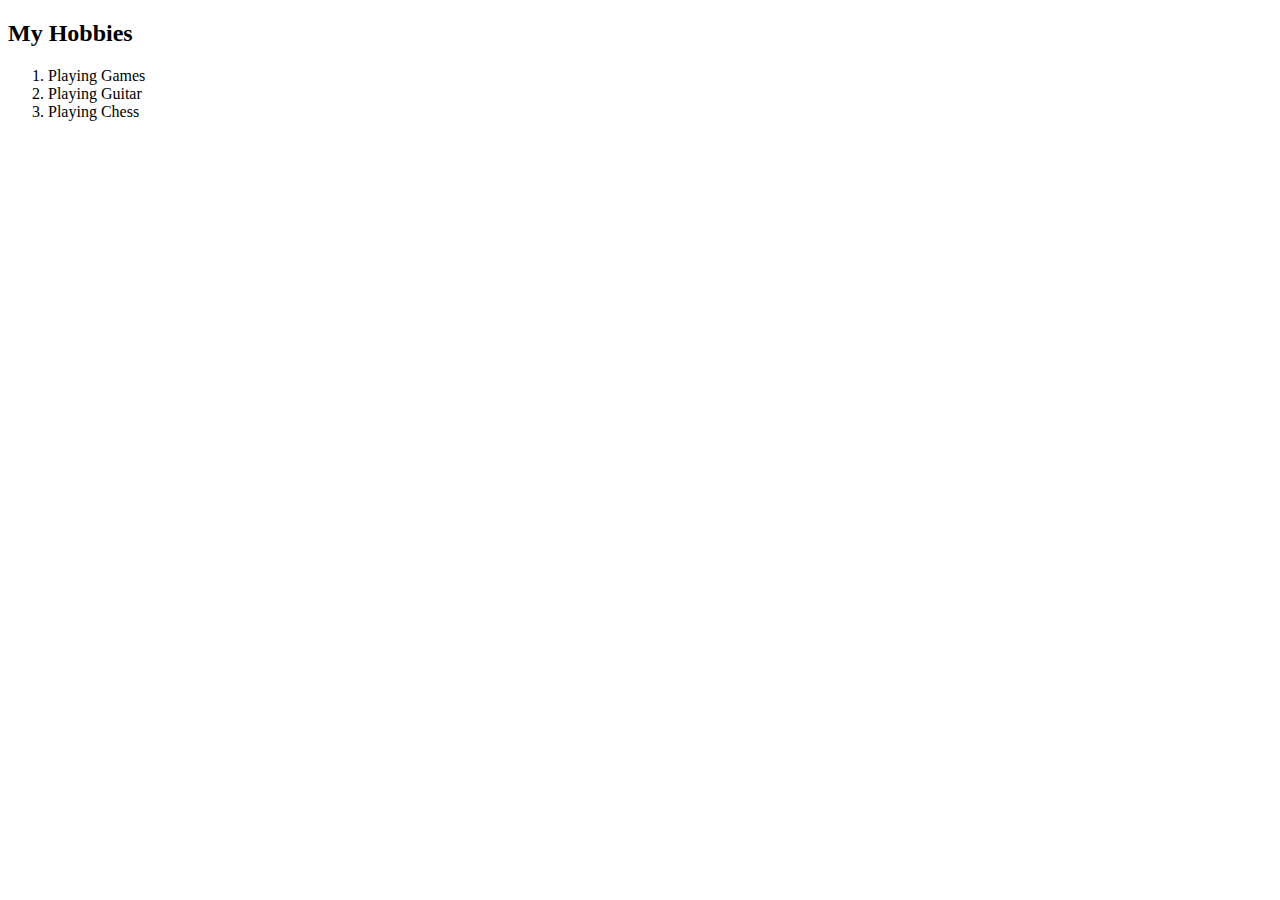
<file: Basic Capstone Project/hobbies.html>
<!DOCTYPE html>
<html>
    <head>
        <meta charset="UTF-8">
        <title>My Hobbies</title>
    </head>
    <body>
        <h2>My Hobbies</h2>
        <ol>
            <li>Playing Games</li>
            <li>Playing Guitar</li>
            <li>Playing Chess</li>
        </ol>
    </body>
</html>
</file>
<file: 11.3 TinDog Project/css/style.css>
.gradient-background {
  background: linear-gradient(300deg, #00bfff, #ff4c68, #ef8172);
  background-size: 180% 180%;
  animation: gradient-animation 18s ease infinite;
}

@keyframes gradient-animation {
  0% {
    background-position: 0% 50%;
  }
  50% {
    background-position: 100% 50%;
  }
  100% {
    background-position: 0% 50%;
  }
}

.icon-square {
  width: 3rem;
  height: 3rem;
  border-radius: 0.75rem;
}

.profile-img {
  height: 100px;
  border-radius: 50%;
}
.plans
{
  display:flex;
  flex:1;
  justify-content: center;
  gap:30px;
}
</file>
<file: PersonalWebsite/style.css>
.top-container{
    display:flex;
    flex-direction: column;
    align-items: center;
    margin-bottom: 200px;
}
#image0{
    
    height: 200px;
    width: 200px;
    margin-bottom: 36px;
}
.Name{
  font-family: "Playwrite NZ", cursive;
  font-optical-sizing: auto;
  font-weight:bolder;
  font-style: normal;
  font-size: 90.6px;
  ma
}
.Project-name{
  font-family: "Inconsolata", monospace;
  font-optical-sizing: auto;
  font-weight:bolder;
  font-style: normal;
  font-variation-settings:
    "wdth" 100;
    font-size:110px;
    margin-bottom: 30px;
}
.Me{
  font-size:17.2px;
}
.top1
{
  margin-top:20px;
  margin-bottom: 36px;
}
.middle-container
{
  display:flex;
  flex-direction: column;
margin-bottom: 200px;


}
.t
{

    display: flex;
    flex-direction: row;
    margin-bottom: 80px;
    width: auto;
}
.p
{
  display: flex;
  flex-direction: row;
}
.middle1
{

 align-self:flex-start;
 margin-right: 500px;
 margin-left:150px;
 font-family: "Inter", sans-serif;
  font-optical-sizing: auto;
  font-weight: <weight>;
  font-style: normal;
  font-variation-settings:
    "slnt" 0;
    font-size:60px;
}
#image1
{
height:200px;
width:200px;
align-self: flex-end;

}
.middle3
{
  align-self: flex-start;
  margin-left: 150px;
  margin-right: 500px;
  font-family: "Playwrite US Trad", cursive;
  font-optical-sizing: auto;
  font-weight: <weight>;
  font-style: normal;
}
#image2
{

  height:200px;
  width: 200px;
  align-self:flex-end;
}

.bottom-container
{
  display:flex;
  flex-direction: column;
  margin-bottom: 200px;

}
.bottom1
{
  display:flex;
  font-family: "Playwrite DE Grund", cursive;
  font-optical-sizing: auto;
  font-weight:bolder;
  font-style: normal;
  font-size: 60px;
  margin-left:150px;
}
.bottom2
{
  display:flex;
  flex-direction: row;
  margin-top: 90px;
}
#image3
{

  height: 200px;
  width:200px;
  align-self: flex-start;
  margin-right: 500px;
  margin-left:200px;
}
.b1
{
  font-family: "Playfair Display", serif;
  font-optical-sizing: auto;
  font-weight:bold;
  font-style: normal;
  align-self: flex-end;
}
.codechef{
  color:white;
  margin-right: 20px;
}
.linkedin
{
  color:white;
  margin-right: 20px;
}
.github
{
  color:white;
}
.foot
{
  display: flex;
  flex-direction: row;
  justify-content: center;
  background-color:darkgray;
  height: 200px;

}
.f1
{
  margin-top: 100px;
}
#image4{

  height: 100px;
  width: 200px;
  margin-left: 50px;
}
#image5{

  height: 100px;
  width: 200px;
  margin-top: 32px;
  margin-bottom: 20px;
  margin-right: 50px;
}
.bottomost-container
{
  display:flex;
  flex-direction: column;

}
.punch1
{
  display: flex;
  flex-direction: row;
  margin-left: 262px;

}
.punch2
{
  display: flex;
  flex-direction: row;
  margin-left: 320px;
}
.punch3
{
  display: flex;
  flex-direction: row;
  margin-left: 270px;
}
.bh1
{
  font-size: 94.6px;
}
.bh2
{
  font-family: "Playwrite AU TAS", cursive;
  font-optical-sizing: auto;
  font-weight: <weight>;
  font-style: normal;
  font-size: 116.5px;
}
.bh3
{
  font-size: 110.5px;
}
.button
{
  display: flex;
  flex-direction: row;
  align-items: center;
}
.btn{
  margin-left: 46.5%;
  margin-top: 150px;
  margin-bottom: 150px;
}
.list
{
  font-size: 20px;
}
</file>
<file: Weather App/style.css>
*{
    padding:0px; 
    margin:0; 
}
body{
    font-family: Verdana, Geneva, Tahoma, sans-serif;
    
}
.container{
    width:100%;
    max-width: 600px;
    margin: 0 auto;
    text-align:center;
}
.input{
    display:flex;
    justify-content: center;
    margin-top:50px;
}

.input input{
    padding:10px; 
    border:none; 
    border-radius: 5px;
    font-size: 16px;
    width:200px;
}

.input button{
    padding:10px;
    background-color: #0099ff;
    color:#fff;
    border:none;
    border-radius: 5px;
    cursor: pointer;
    font-size: 16px;
}
.weather-box
{
    height:500px;
    border:2px solid black;
    margin-top: 50px;
    padding : 20px; 
    border-radius: 5px;

}
</file>
